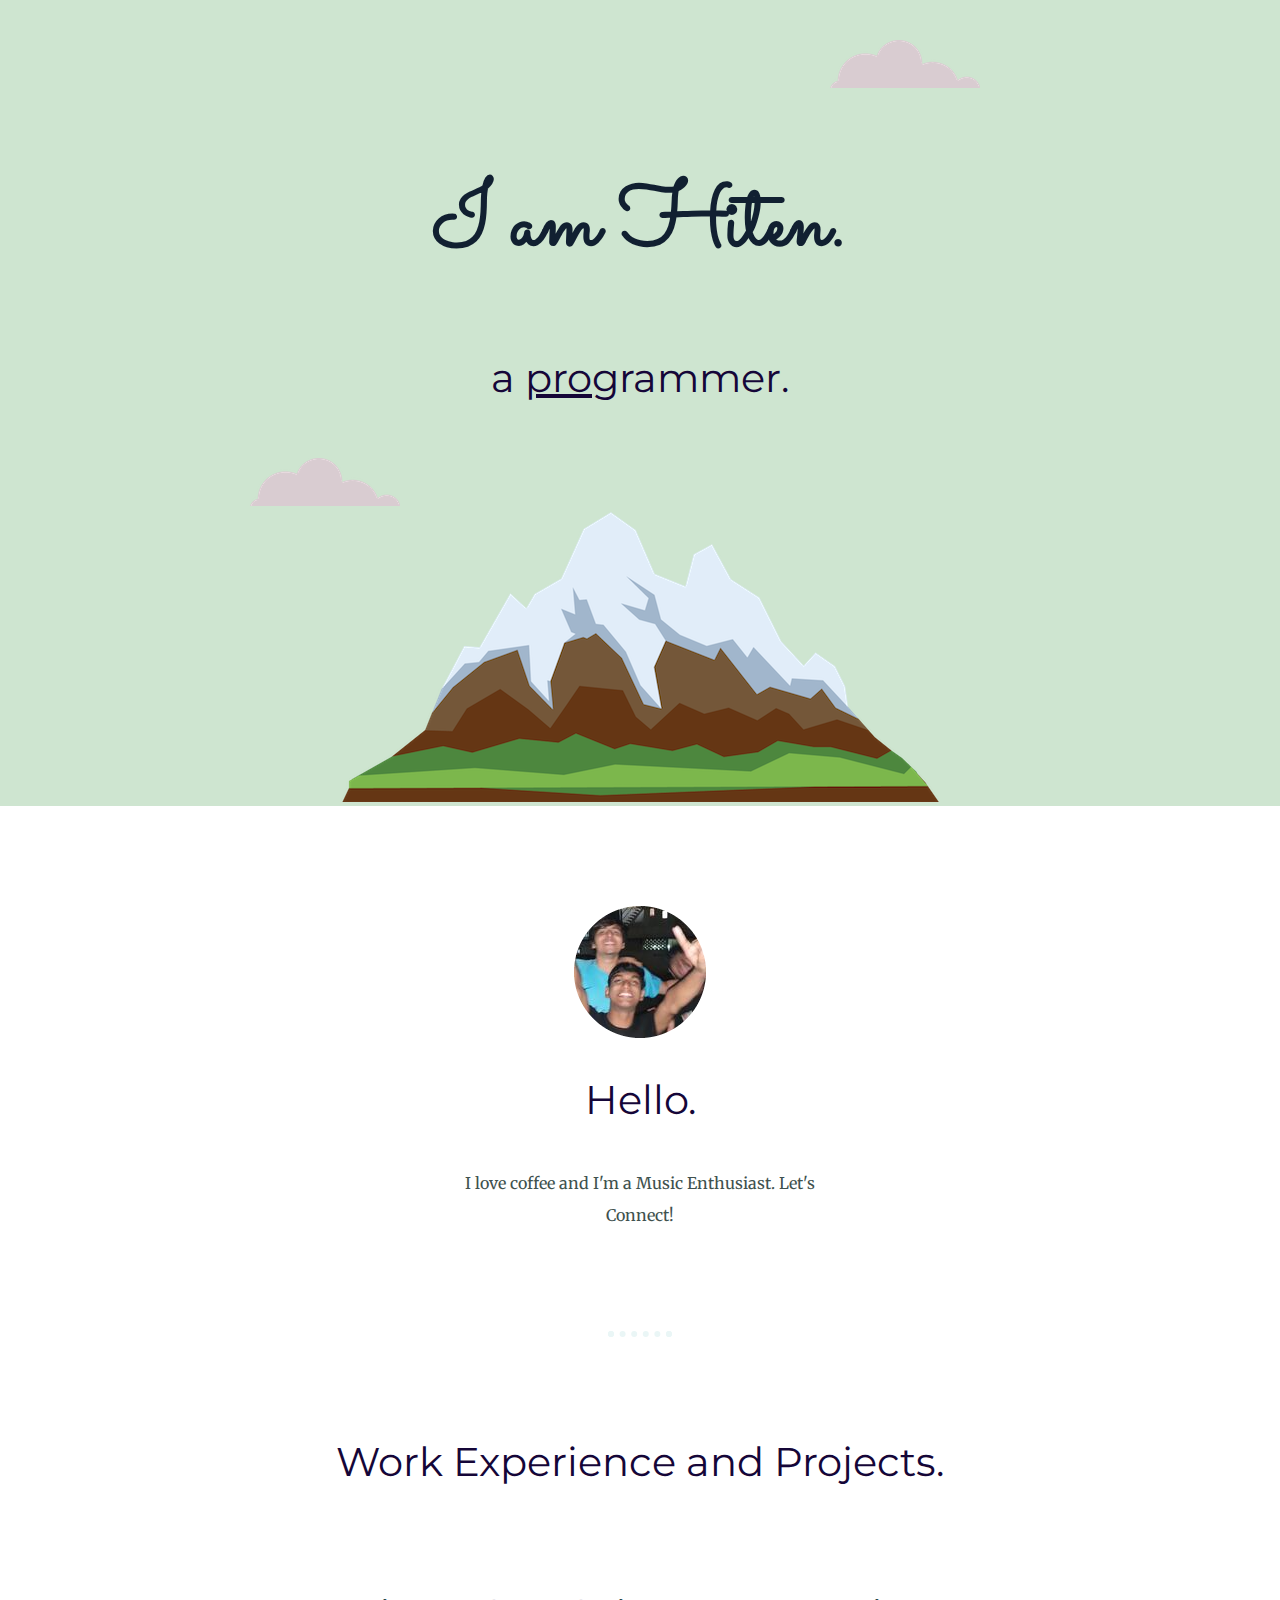
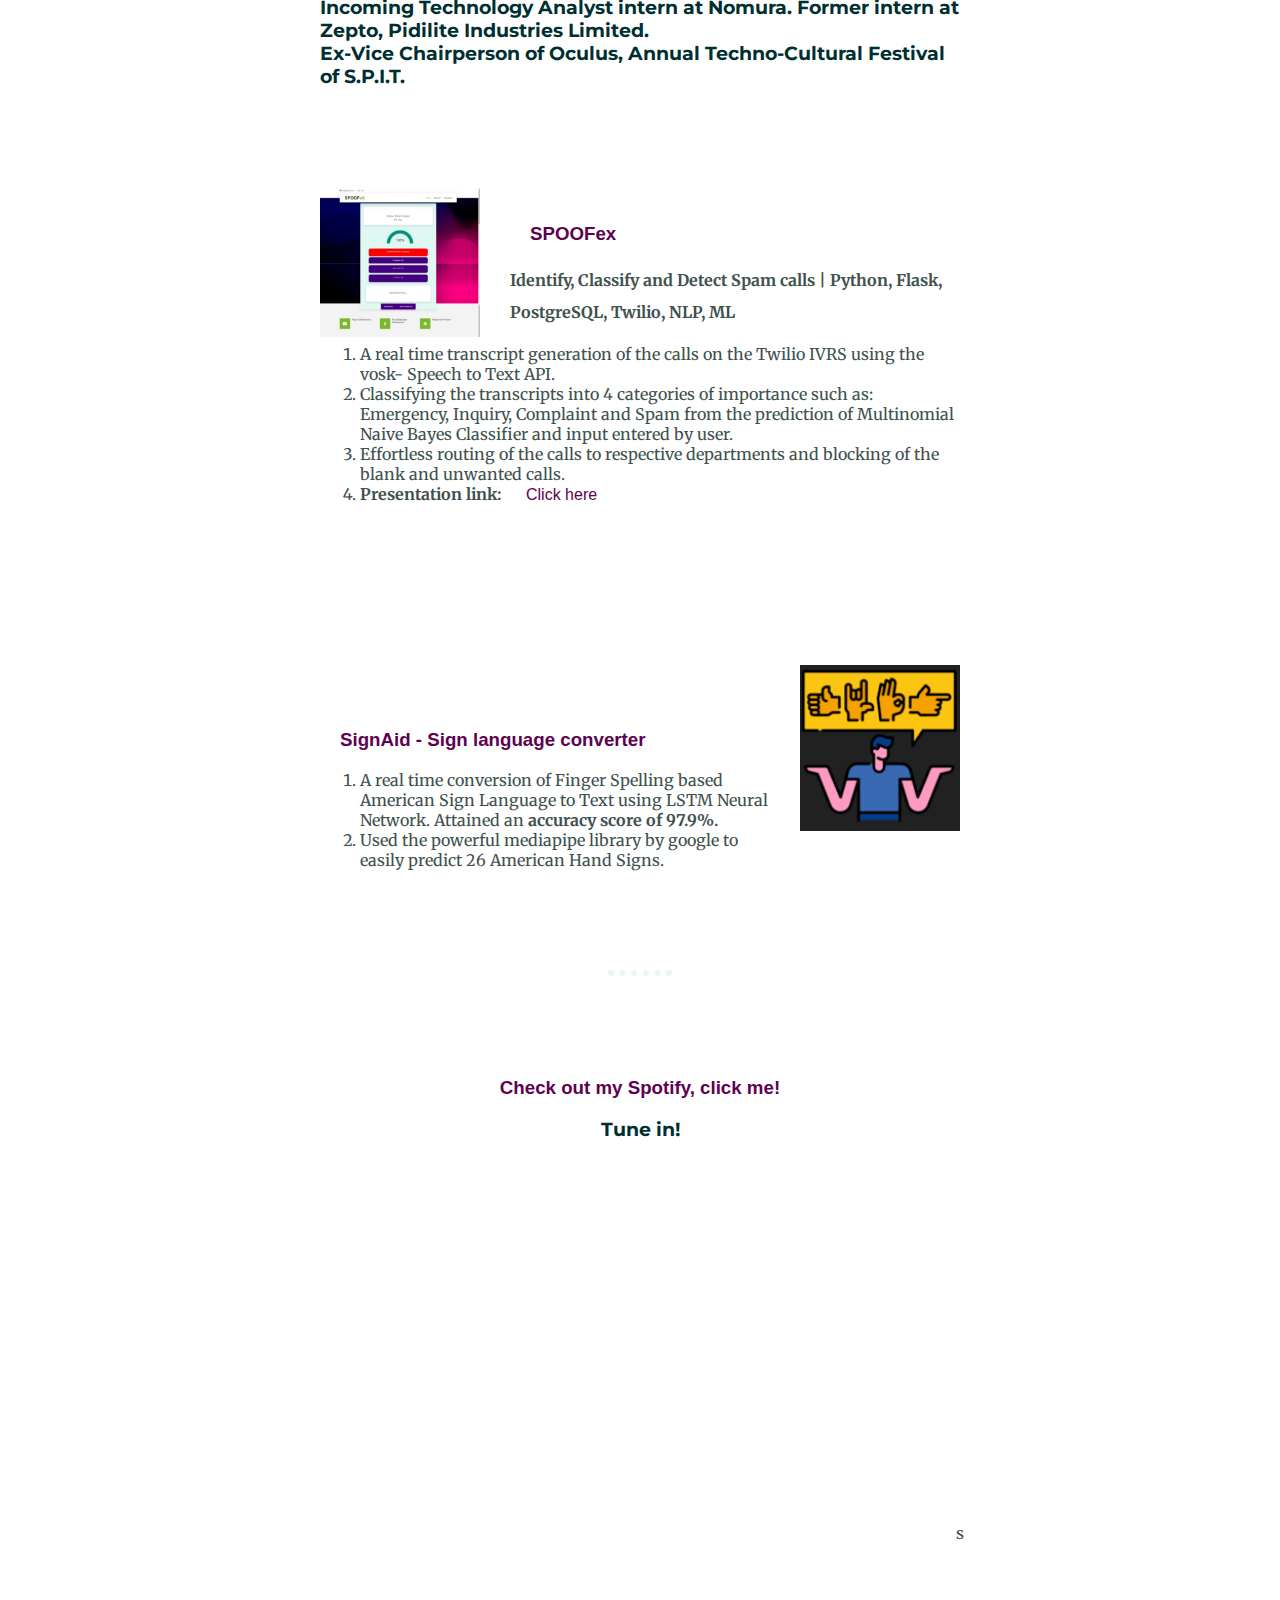
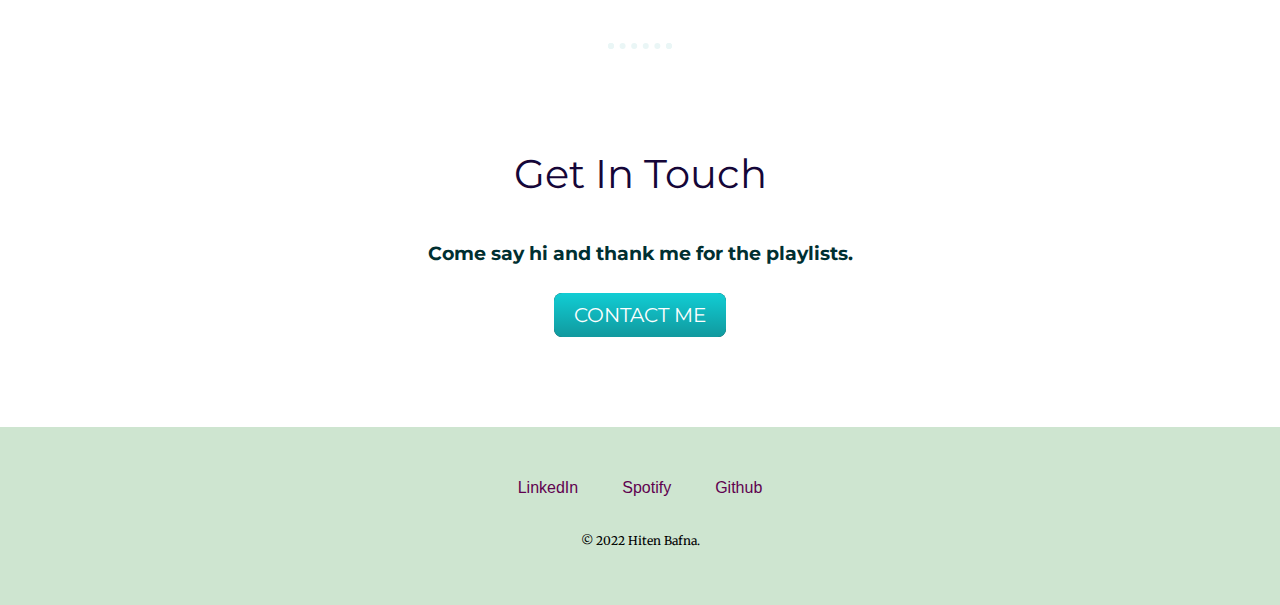
<file: index.html>
<!DOCTYPE html>
<html lang="en" dir="ltr">
  <head>
    <meta charset="utf-8">
    <title>Hiten Bafna</title>
    <link rel="stylesheet" type="text/css" href="css/styles.css">
    <link rel="icon" href="favicon.ico">
    <link rel="preconnect" href="https://fonts.googleapis.com">
    <link rel="preconnect" href="https://fonts.gstatic.com" crossorigin>
    <link href="https://fonts.googleapis.com/css2?family=Merriweather:wght@300&family=Montserrat:ital,wght@0,100;1,500&family=Sacramento&display=swap" rel="stylesheet">
  </head>

  <body>
    <div class="top-container">
      <img class="top-cloud" src="images/cloud.png" alt="cloud-img">
      <h1>I am Hiten.</h1>
      <h2 >a <span class="pro">pro</span>grammer.</h2>
      <img class="bottom-cloud" src="images/cloud.png" alt="cloud-img">
      <img src="images/mountain.png" alt="mountain-img">
    </div>

    <div class="middle-container">
  <div class="profile">
    <img src="images/me2.png" alt="Hiten Bafna">
    <h2>Hello.</h2>
    <p class="intro">I love coffee and I'm a Music Enthusiast. Let's Connect! </p>
  </div>
  <hr>
  <div class="skills">
    <h2>Work Experience and Projects.</h2>

    <div class="skill-row">
      <!-- <img class="ML" src="images\newwww.png" alt="ML expert"> -->
      <h3>Incoming Technology Analyst intern at Nomura. Former intern at Zepto, Pidilite Industries Limited. <br>
         Ex-Vice Chairperson of Oculus, Annual Techno-Cultural Festival of S.P.I.T.</h3>
    </div>

    <div class="skill-row">
      <img class="web-dev" src="images/spoofex.png" alt="web-dev">
      <pre>
      </pre>
      <h3><a href="https://github.com/h1tenbafna/sih-ivr-spoof">SPOOFex</a> </h3>
      <p class="desc"> <b> Identify, Classify and Detect Spam calls | Python, Flask, PostgreSQL, Twilio, NLP, ML</b>
        <ol>
          <li>A real time transcript generation of the calls on the Twilio IVRS using the vosk- Speech to Text API.</li>
          <li>Classifying the transcripts into 4 categories of importance such as: Emergency, Inquiry, Complaint and Spam from
            the prediction of Multinomial Naive Bayes Classifier and input entered by user.</li>
          <li>Effortless routing of the calls to respective departments and blocking of the blank and unwanted calls.</li>
          <li> <b>Presentation link: </b><a href="https://drive.google.com/file/d/19pN7s0Tu8tolM5iXAXHqvyrG3EmFg1WB/view">Click here</a></li>
        </ol>
      </p>

    <pre>                                                                                                                   

    </pre>
    </div>
    <div class="skill-row">
      <img class="ML" src="images\signaid.png" alt="ML expert">
      <pre>


      </pre>
      <h3>  <a href="https://github.com/h1tenbafna/signAid"> SignAid - Sign language converter</a></h3>
      <ol>
        <li>A real time conversion of Finger Spelling based American Sign Language to Text using LSTM Neural Network.
          Attained an  <b>accuracy score of 97.9%.</b> </li>
        <li>Used the powerful mediapipe library by google to easily predict 26 American Hand Signs.</li>
      </ol>
    </div>


  </div>


  <hr>
  

  <div class="spotify">
  <h3><a href="https://open.spotify.com/user/y9q2eulryhbthb38yoyuzl3wk?si=62f4516d3f234cd0">Check out my Spotify, click me!</a> </h3>
  <h3>Tune in!</h3>

  <iframe style="border-radius:12px" src="https://open.spotify.com/embed/playlist/3SJxikmLtuXKV3tDNP9KJ7?utm_source=generator" width="50%" height="380" frameBorder="0" allowfullscreen="" allow="autoplay; clipboard-write; encrypted-media; fullscreen; picture-in-picture" loading="lazy"></iframe>s
  </div>
  <hr>

  <div class="contact-me">
    <h2>Get In Touch</h2>
    <h3>Come say hi and thank me for the playlists.</h3><br>
    <a class="btn" href="mailto:hitenbafna2201@gmail.com">CONTACT ME</a>
  </div>
</div>


<div class="bottom-container">
  <a class="footer-link" href="https://www.linkedin.com/in/hiten-bafna-679090168/">LinkedIn</a>
  <a class="footer-link" href="https://open.spotify.com/user/y9q2eulryhbthb38yoyuzl3wk?si=62f4516d3f234cd0">Spotify</a>
  <a class="footer-link" href="https://github.com/h1tenbafna">Github</a>
  <p class="copyright">© 2022 Hiten Bafna.</p>
</div>

    

  </body>
</html>
</file>
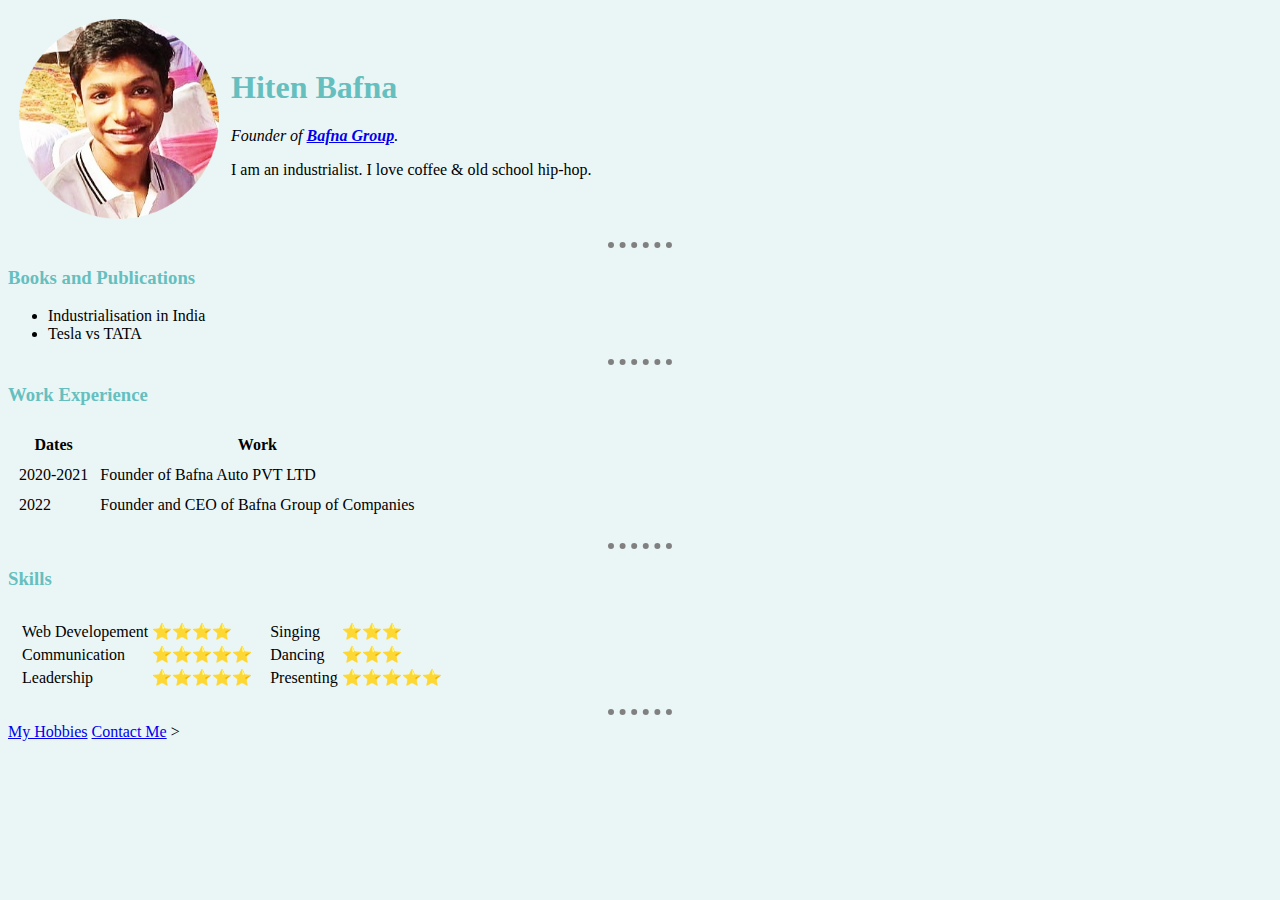
<file: CV/index.html>
<!DOCTYPE html>
<html>
<head>
	<meta charset="utf-8">
	<title> Hiten's Personal Site </title>

<link rel="stylesheet" href="css/styles.css">
</head>

<body">
<table cellspacing="10">
	<tr>
		<td><img src="images/hsbj.png"width="200" alt="Hiten Profile Picture"></td>
		<td><h1> Hiten Bafna </h1>
		<p><em>Founder of <strong><a href="https://www.bafnagroup.com/">Bafna Group</a></strong>.</em><p>
		<p>I am an industrialist. I love coffee & old school hip-hop.</p>
		</td>
	</tr>
</table>

<hr>

	<h3>Books and Publications</h3>
	<ul>
		<li>Industrialisation in India</li>
		<li>Tesla vs TATA</li>
	</ul>

	<hr>


	<h3>Work Experience</h3>
	<table cellspacing="10">
		<thead>
			<tr>
				<th>Dates</th>
				<th>Work</th>
			</tr>
		</thead>
		<tbody>
			<tr>
				<td>2020-2021</td>
				<td>Founder of Bafna Auto PVT LTD </td>
			</tr>
			<td>2022</td>
			<td>Founder and CEO of Bafna Group of Companies</td>
			<tr>

			</tr>
		</tbody>
	</table>

	<hr>


	<h3>Skills</h3>
<table cellspacing="10">
	<tr>
		<td><table>
			<tr>
				<td>Web Developement</td>
				<td>⭐⭐⭐⭐</td>
			</tr>
			<tr>
				<td>Communication</td>
				<td>⭐⭐⭐⭐⭐</td>
			</tr>
			<tr>
				<td>Leadership</td>
				<td>⭐⭐⭐⭐⭐</td>
			</tr>
		</table></td>
		<td><table>
			<tr>
				<td>Singing</td>
				<td>⭐⭐⭐</td>
			</tr>
			<tr>
				<td>Dancing</td>
				<td>⭐⭐⭐</td>
			</tr>
			<tr>
				<td>Presenting</td>
				<td>⭐⭐⭐⭐⭐</td>
			</tr>
		</table></td>
	</tr>
</table>


	<hr>
	<a href="hobbies.html">My Hobbies</a>
	<a href="contactme.html">Contact Me</a>
</body>
</html>>
</file>
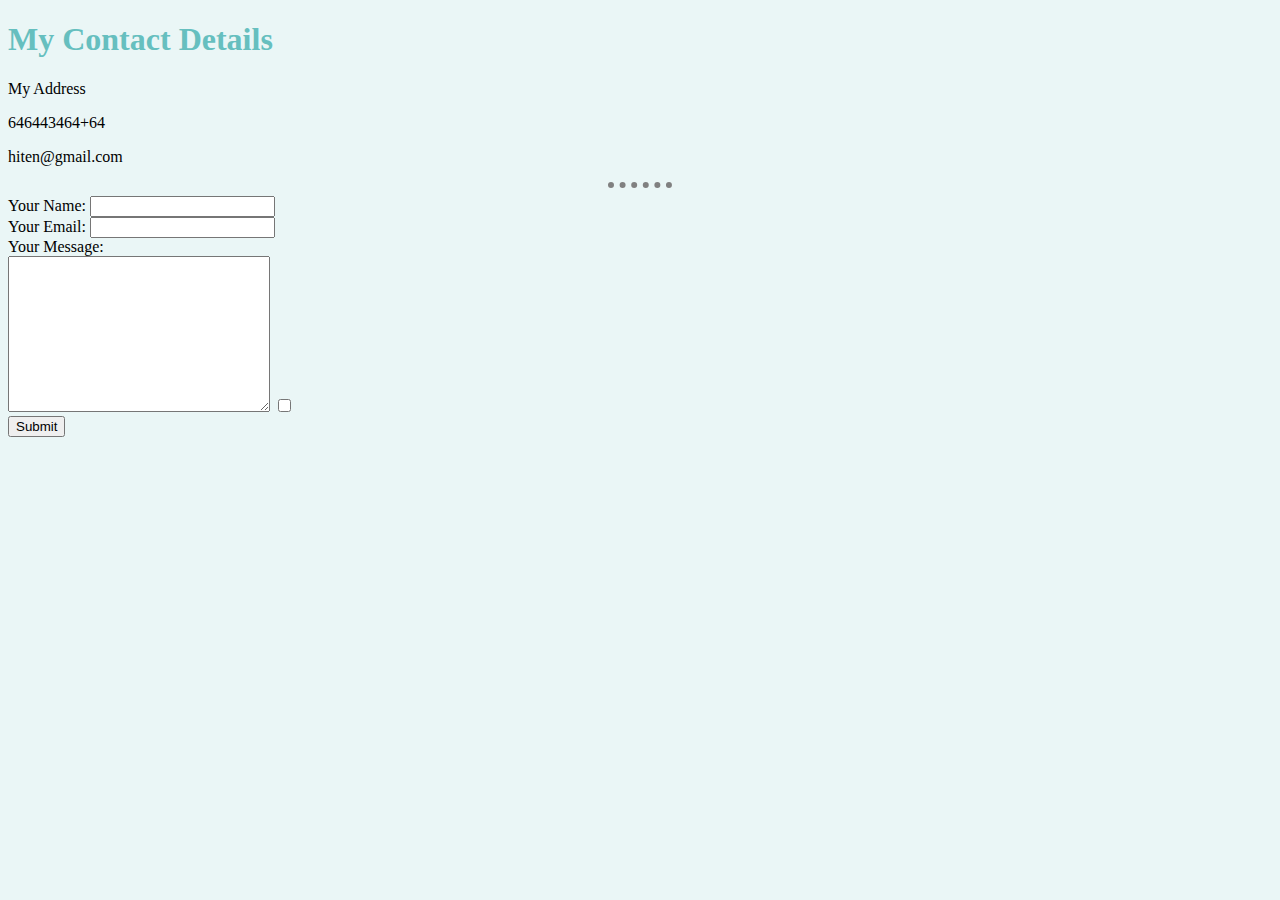
<file: CV/contactme.html>
<!DOCTYPE html>
<html lang="en" dir="ltr">
  <head>
    <meta charset="utf-8">
    <title>Contact Me</title>
    <link rel="stylesheet" href="css/styles.css">
  </head>
  <body>
    <h1>My Contact Details</h1>
    <p>My Address</p>
    <p>646443464+64</p>
    <p>hiten@gmail.com</p>
<hr>
    <form action="mailto:info@bafnagoc.com" method="post" enctype="text/plain">
      <label>Your Name:</label>
      <input type="text" name="YourName" value=""><br>
      <label>Your Email:</label>
      <input type="email" name="YourEmail" value=""><br>
      <label>Your Message:</label><br>
      <textarea name="YourMessage" rows="10" cols="30"></textarea>
      <input type="checkbox" name="" ><br>
      <input type="submit" name="" >

    </form>
  </body>
</html>
</file>
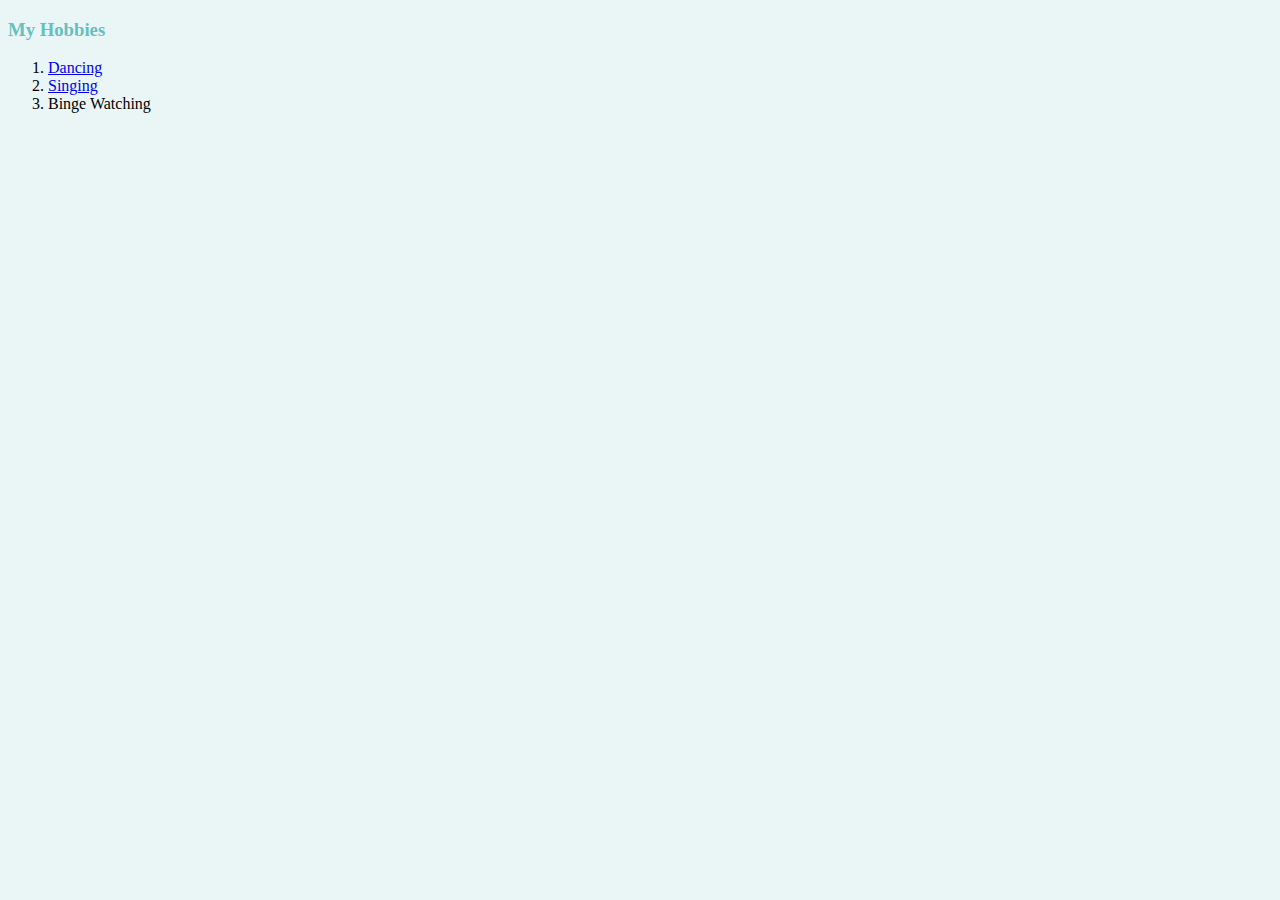
<file: CV/hobbies.html>
<!DOCTYPE html>
<html lang="en" dir="ltr">
  <head>
    <meta charset="utf-8">
    <title>My Hobbies</title>
    <link rel="stylesheet" href="css/styles.css">
  </head>
  <body>
    <h3>My Hobbies</h3>
  	<ol>
  		<li><a href="https://www.hitendancing.com/">Dancing</a></li>
  		<li><a href="https://www.hitensinging.com/">Singing</a></li>
  		<li>Binge Watching</li>
  	</ol>
  </body>
</html>
</file>
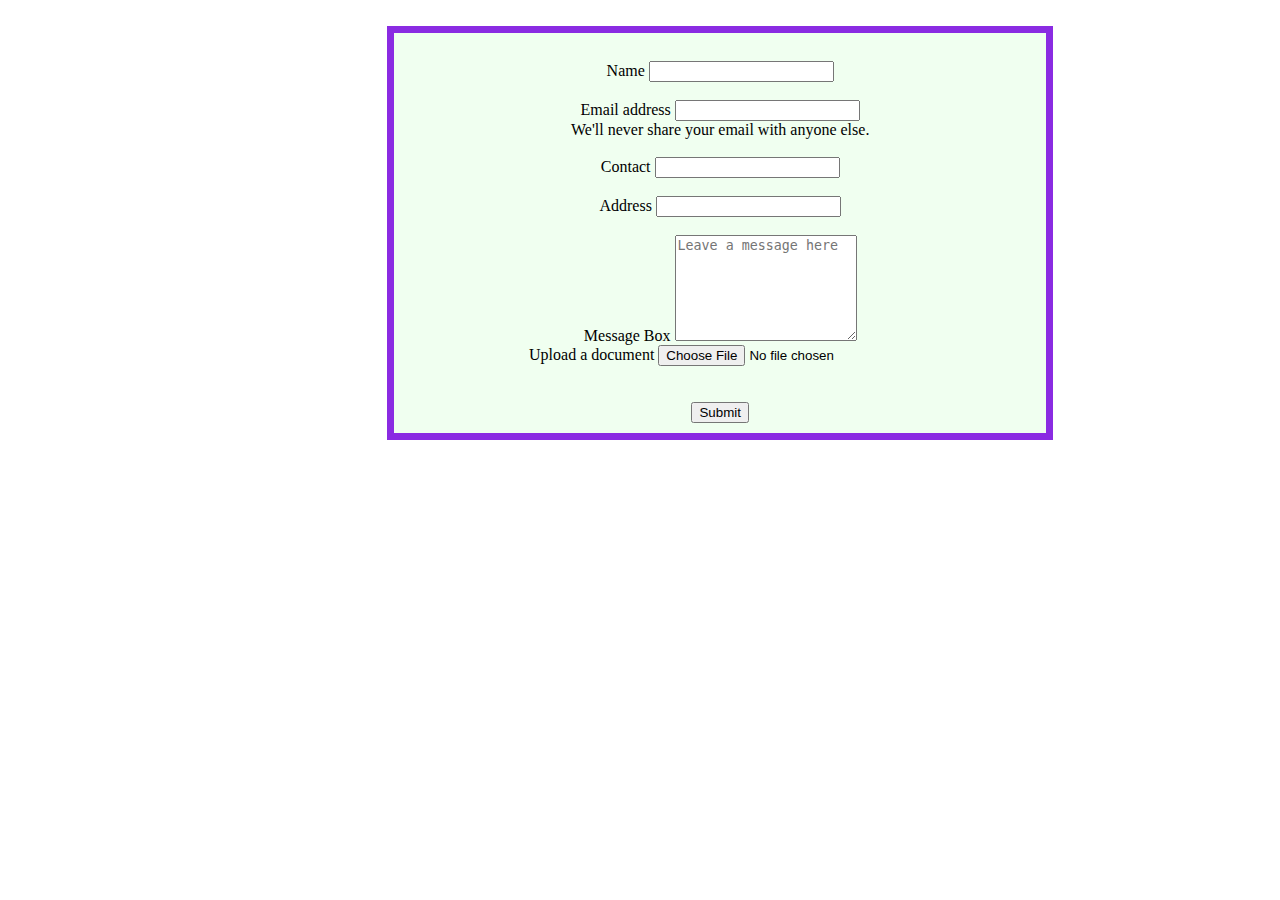
<file: images/basic-site/index2.html>
<!DOCTYPE html>
<html>
<head>
<title>Form</title>

<link href="https://cdn.jsdelivr.net/npm/bootstrap@5.2.1/dist/css/bootstrap.min.css" rel="stylesheet" integrity="sha384-iYQeCzEYFbKjA/T2uDLTpkwGzCiq6soy8tYaI1GyVh/UjpbCx/TYkiZhlZB6+fzT
" crossorigin="anonymous">

<link rel="stylesheet" href="index2.css">



</head>
<body>
<br>

<div class='total'>
<br>

<form>

<div class="mb-3 ">
    <label for="exampleInputEmail1" class="form-label">Name</label>
    <input type="email" class="form-control" id="exampleInputEmail1" aria-describedby="emailHelp">
    <div  class="form-text"></div>
  </div>
  <br>

  <div class="mb-3">
    <label for="exampleInputEmail1" class="form-label">Email address</label>
    <input type="email" class="form-control" id="exampleInputEmail1" aria-describedby="emailHelp">
    <div id="emailHelp" class="form-text">We'll never share your email with anyone else.</div>
  </div>
  <br>

  <div class="mb-3">
    <label for="exampleInputPassword1" class="form-label">Contact</label>
    <input type="password" class="form-control" id="exampleInputPassword1">
  </div>
  <br>

  <div class="mb-3">
    <label for="exampleInputPassword1" class="form-label">Address</label>
    <input type="password" class="form-control" id="exampleInputPassword1">
  </div>
  <br>

  <div class="mb-3">
  <label class="form-check-label" for="exampleCheck1">Message Box</label>
  <!-- <div class="form-floating col-md-6"> -->
  <textarea class="form-control" placeholder="Leave a message here" id="floatingTextarea2" style="height: 100px"></textarea>
</div>

<div class="mb-3">
  <label for="formFile" class="form-label">Upload a document</label>
  <input class="form-control" type="file" id="formFile">
</div>
<br>
<br>
<button type="button" class="btn btn-primary">Submit</button>


</form>

</div>





</body>
</file>
<file: css/styles.css>
body {
    color: #40514E;
    margin: 0;
    text-align: center;
    font-family: 'Merriweather', serif;

}

h1 {
    color: #112031;
    font-size: 5.625rem;
    margin-top: 50px auto 0 auto;
    font-family: 'Sacramento', cursive;


}

h2{
    font-family: 'Montserrat', sans-serif;
    font-size: 2.5rem;
    color: #150638;
    font-weight: normal;
    padding-bottom: 10px;
}

h3{
    font-family: 'Montserrat', sans-serif;
    color: #002f31;
}

.middle-container{
    margin: 100px 0;
    
}

.bottom-container{
    background-color: #CEE5D0;
    padding: 50px 0 20px;
    
}

a{
    color: #60014f;
    font-family:  sans-serif;
    margin: 10px 20px ;
    text-decoration: none;

}

p{
    line-height: 2;
}

hr{
    border: dotted #EAF6F6 6px;
    border-bottom: none;
    width: 4%;
    margin: 100px auto;
}

.skill-row{
    width: 50%;
    margin: 100px auto 100px auto;
    text-align: left;
}


.top-container {
    background-color: #CEE5D0;
    position: relative;
    padding-top: 100px;
}


.pro {
    text-decoration: underline;
}

.bottom-cloud {
    position: absolute;
    left: 250px;
    bottom: 300px;
}

.top-cloud{
    position: absolute;
    right: 300px;
    top: 40px;

}

.web-dev{
    width: 25%;
    float: left;
    margin-right: 30px;
}

.ML{
    width: 25%;
    float: right;
    margin-left: 30px;
}

/*.desc{
    clear: left;
}*/

.intro{
    width: 30%;
    margin: auto;

}

.contact-message{
    width: 40%;
    margin: 40px auto 60px;

}

.btn {
    background: #023739;
    background-image: -webkit-linear-gradient(top, #006063, #11999e);
    background-image: -moz-linear-gradient(top, #11cdd4, #11999e);
    background-image: -ms-linear-gradient(top, #11cdd4, #11999e);
    background-image: -o-linear-gradient(top, #11cdd4, #11999e);
    background-image: linear-gradient(to bottom, #11cdd4, #11999e);
    -webkit-border-radius: 8;
    -moz-border-radius: 8;
    border-radius: 8px;
    font-family: 'Montserrat', sans-serif;
    color: #ffffff;
    font-size: 20px;
    padding: 10px 20px 10px 20px;
    text-decoration: none;
  }
  
  .btn:hover {
    background: #f8d31a;
    background-image: -webkit-linear-gradient(top, #30e3cb, #2bc4ad);
    background-image: -moz-linear-gradient(top, #30e3cb, #2bc4ad);
    background-image: -ms-linear-gradient(top, #30e3cb, #2bc4ad);
    background-image: -o-linear-gradient(top, #30e3cb, #2bc4ad);
    background-image: linear-gradient(to bottom, #30e3cb, #2bc4ad);
    text-decoration: none;
  }
  a:hover{
      color: #009494;
  }

  .copyright{
      color:#000000 ;
      font-size: 0.75rem;
      padding: 20px 0;
  }
</file>
<file: CV/css/styles.css>
body {
  background-color: #EAF6F6;
}

hr {
  border-style:none;
  border-top-style: dotted;
  border-color:grey;
  border-width: 6px;
  width: 5%;

}

h3
{
  color: #66BFBF;
}

h1
{
  color: #66BFBF;  
}
</file>
<file: images/basic-site/index2.css>
.total {
    margin-left: 30%;
    margin-right: 30%;
      width: 50%;
      background-color: honeydew;
      border: 7px solid blueviolet;
      padding: 10px;
      align-items: center;
      text-align: center;
    }
</file>
